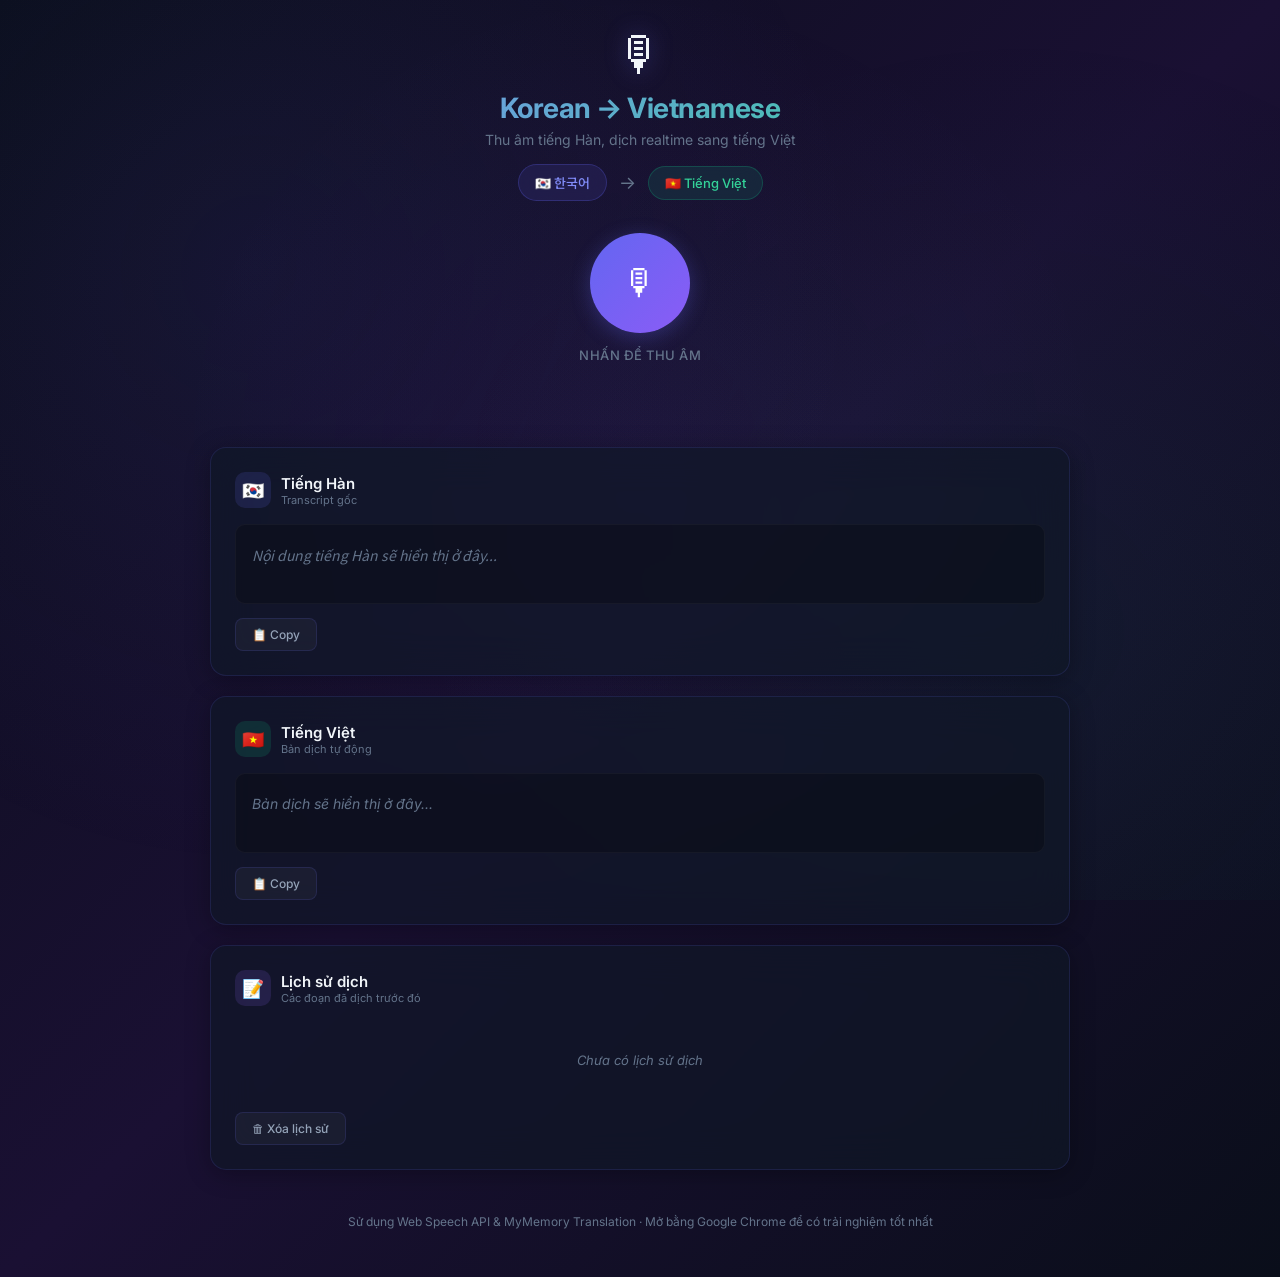
<file: index.html>
<!DOCTYPE html>
<html lang="vi">
<head>
  <meta charset="UTF-8">
  <meta name="viewport" content="width=device-width, initial-scale=1.0">
  <meta name="description" content="Ứng dụng thu âm tiếng Hàn và dịch realtime sang tiếng Việt">
  <title>Korean → Vietnamese Translator</title>
  <link rel="stylesheet" href="style.css">
  <link rel="icon" href="data:image/svg+xml,<svg xmlns=%22http://www.w3.org/2000/svg%22 viewBox=%220 0 100 100%22><text y=%22.9em%22 font-size=%2290%22>🇰🇷</text></svg>">
</head>
<body>

  <div class="container">
    <!-- Header -->
    <header class="header">
      <span class="header__icon">🎙</span>
      <h1 class="header__title">Korean → Vietnamese</h1>
      <p class="header__subtitle">Thu âm tiếng Hàn, dịch realtime sang tiếng Việt</p>
      <div class="header__langs">
        <span class="lang-badge lang-badge--ko">🇰🇷 한국어</span>
        <span class="lang-arrow">→</span>
        <span class="lang-badge lang-badge--vi">🇻🇳 Tiếng Việt</span>
      </div>
    </header>

    <!-- Error Banner -->
    <div class="error-banner" id="errorBanner">
      <span>⚠️</span>
      <span id="errorMessage"></span>
      <button class="error-banner__close" id="errorClose">✕</button>
    </div>

    <!-- Record Button -->
    <section class="record-section">
      <button class="record-btn" id="recordBtn" aria-label="Thu âm">
        <span id="recordIcon">🎙</span>
      </button>
      <div class="record-status" id="recordStatus">Nhấn để thu âm</div>
      <div class="visualizer" id="visualizer"></div>
    </section>

    <!-- Korean Transcript -->
    <div class="card">
      <div class="card__header">
        <div class="card__icon card__icon--ko">🇰🇷</div>
        <div>
          <div class="card__title">Tiếng Hàn</div>
          <div class="card__subtitle">Transcript gốc</div>
        </div>
      </div>
      <div class="transcript transcript--ko" id="koreanText">
        <span class="placeholder">Nội dung tiếng Hàn sẽ hiển thị ở đây...</span>
      </div>
      <div class="actions">
        <button class="btn-action" id="copyKoreanBtn">📋 Copy</button>
      </div>
    </div>

    <!-- Vietnamese Translation -->
    <div class="card">
      <div class="card__header">
        <div class="card__icon card__icon--vi">🇻🇳</div>
        <div>
          <div class="card__title">Tiếng Việt</div>
          <div class="card__subtitle">Bản dịch tự động</div>
        </div>
      </div>
      <div class="transcript transcript--vi" id="vietnameseText">
        <span class="placeholder">Bản dịch sẽ hiển thị ở đây...</span>
      </div>
      <div class="actions">
        <button class="btn-action" id="copyVietnameseBtn">📋 Copy</button>
      </div>
    </div>

    <!-- History -->
    <div class="card">
      <div class="card__header">
        <div class="card__icon card__icon--history">📝</div>
        <div>
          <div class="card__title">Lịch sử dịch</div>
          <div class="card__subtitle">Các đoạn đã dịch trước đó</div>
        </div>
      </div>
      <div class="history-list" id="historyList">
        <div class="history-empty">Chưa có lịch sử dịch</div>
      </div>
      <div class="actions">
        <button class="btn-action btn-action--danger" id="clearHistoryBtn">🗑 Xóa lịch sử</button>
      </div>
    </div>

    <!-- Footer -->
    <footer class="footer">
      Sử dụng Web Speech API & MyMemory Translation · Mở bằng Google Chrome để có trải nghiệm tốt nhất
    </footer>
  </div>

  <script src="script.js"></script>
</body>
</html>
</file>
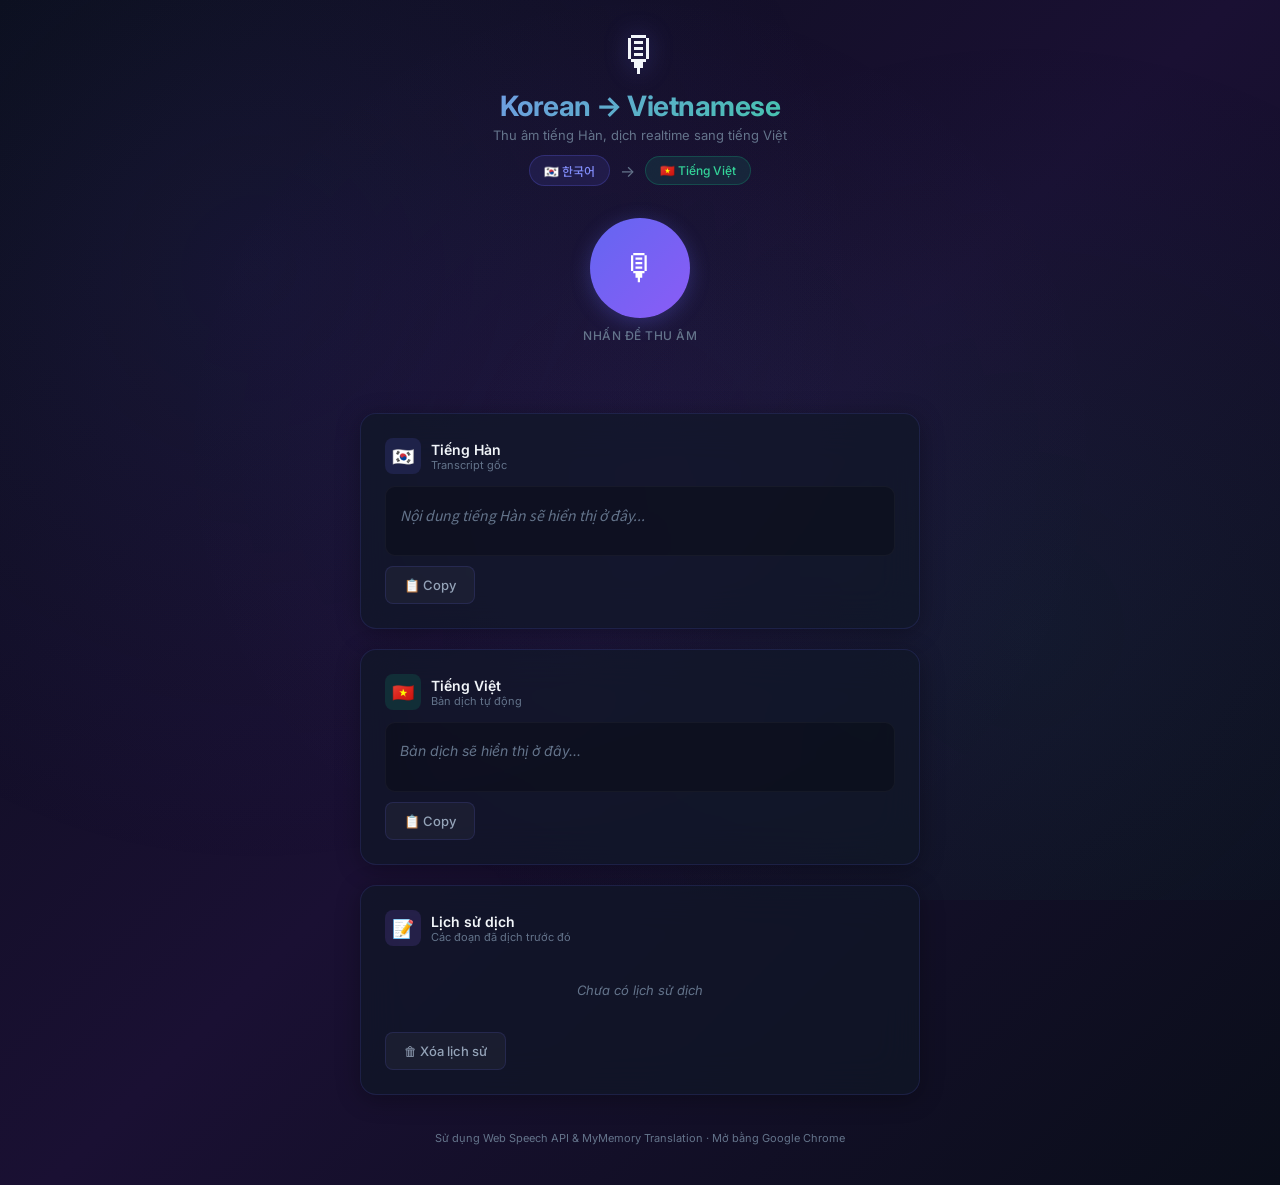
<file: static/index.html>
<!DOCTYPE html>
<html lang="vi">
<head>
  <meta charset="UTF-8">
  <meta name="viewport" content="width=device-width, initial-scale=1.0, maximum-scale=1.0, user-scalable=no">
  <meta name="description" content="Ứng dụng thu âm tiếng Hàn và dịch realtime sang tiếng Việt">
  <meta name="apple-mobile-web-app-capable" content="yes">
  <meta name="apple-mobile-web-app-status-bar-style" content="black-translucent">
  <meta name="theme-color" content="#0a0e1a">
  <title>Korean → Vietnamese Translator</title>
  <link rel="stylesheet" href="style.css">
  <link rel="icon" href="data:image/svg+xml,<svg xmlns=%22http://www.w3.org/2000/svg%22 viewBox=%220 0 100 100%22><text y=%22.9em%22 font-size=%2290%22>🇰🇷</text></svg>">
</head>
<body>

  <div class="container">
    <!-- Header -->
    <header class="header">
      <span class="header__icon">🎙</span>
      <h1 class="header__title">Korean → Vietnamese</h1>
      <p class="header__subtitle">Thu âm tiếng Hàn, dịch realtime sang tiếng Việt</p>
      <div class="header__langs">
        <span class="lang-badge lang-badge--ko">🇰🇷 한국어</span>
        <span class="lang-arrow">→</span>
        <span class="lang-badge lang-badge--vi">🇻🇳 Tiếng Việt</span>
      </div>
    </header>

    <!-- Error Banner -->
    <div class="error-banner" id="errorBanner">
      <span>⚠️</span>
      <span id="errorMessage"></span>
      <button class="error-banner__close" id="errorClose">✕</button>
    </div>

    <!-- Record Button -->
    <section class="record-section">
      <button class="record-btn" id="recordBtn" aria-label="Thu âm">
        <span id="recordIcon">🎙</span>
      </button>
      <div class="record-status" id="recordStatus">Nhấn để thu âm</div>
      <div class="visualizer" id="visualizer"></div>
    </section>

    <!-- Korean Transcript -->
    <div class="card">
      <div class="card__header">
        <div class="card__icon card__icon--ko">🇰🇷</div>
        <div>
          <div class="card__title">Tiếng Hàn</div>
          <div class="card__subtitle">Transcript gốc</div>
        </div>
      </div>
      <div class="transcript transcript--ko" id="koreanText">
        <span class="placeholder">Nội dung tiếng Hàn sẽ hiển thị ở đây...</span>
      </div>
      <div class="actions">
        <button class="btn-action" id="copyKoreanBtn">📋 Copy</button>
      </div>
    </div>

    <!-- Vietnamese Translation -->
    <div class="card">
      <div class="card__header">
        <div class="card__icon card__icon--vi">🇻🇳</div>
        <div>
          <div class="card__title">Tiếng Việt</div>
          <div class="card__subtitle">Bản dịch tự động</div>
        </div>
      </div>
      <div class="transcript transcript--vi" id="vietnameseText">
        <span class="placeholder">Bản dịch sẽ hiển thị ở đây...</span>
      </div>
      <div class="actions">
        <button class="btn-action" id="copyVietnameseBtn">📋 Copy</button>
      </div>
    </div>

    <!-- History -->
    <div class="card">
      <div class="card__header">
        <div class="card__icon card__icon--history">📝</div>
        <div>
          <div class="card__title">Lịch sử dịch</div>
          <div class="card__subtitle">Các đoạn đã dịch trước đó</div>
        </div>
      </div>
      <div class="history-list" id="historyList">
        <div class="history-empty">Chưa có lịch sử dịch</div>
      </div>
      <div class="actions">
        <button class="btn-action btn-action--danger" id="clearHistoryBtn">🗑 Xóa lịch sử</button>
      </div>
    </div>

    <!-- Footer -->
    <footer class="footer">
      Sử dụng Web Speech API & MyMemory Translation · Mở bằng Google Chrome
    </footer>
  </div>

  <script src="script.js"></script>
</body>
</html>
</file>
<file: style.css>
@import url('https://fonts.googleapis.com/css2?family=Inter:wght@300;400;500;600;700&family=Noto+Sans+KR:wght@300;400;500;700&display=swap');

* {
  margin: 0;
  padding: 0;
  box-sizing: border-box;
}

:root {
  --bg-primary: #0a0e1a;
  --bg-secondary: #111827;
  --bg-card: rgba(17, 24, 39, 0.7);
  --bg-card-hover: rgba(30, 41, 59, 0.8);
  --border-color: rgba(99, 102, 241, 0.15);
  --border-glow: rgba(99, 102, 241, 0.4);
  --text-primary: #f1f5f9;
  --text-secondary: #94a3b8;
  --text-muted: #64748b;
  --accent-korean: #6366f1;
  --accent-korean-light: #818cf8;
  --accent-viet: #10b981;
  --accent-viet-light: #34d399;
  --accent-red: #ef4444;
  --accent-red-light: #f87171;
  --gradient-korean: linear-gradient(135deg, #6366f1, #8b5cf6);
  --gradient-viet: linear-gradient(135deg, #10b981, #06b6d4);
  --gradient-bg: linear-gradient(135deg, #0a0e1a 0%, #1a1033 50%, #0a0e1a 100%);
  --shadow-glow: 0 0 30px rgba(99, 102, 241, 0.15);
  --shadow-card: 0 4px 24px rgba(0, 0, 0, 0.3);
  --radius: 16px;
  --radius-sm: 10px;
}

html {
  scroll-behavior: smooth;
}

body {
  font-family: 'Inter', 'Noto Sans KR', sans-serif;
  background: var(--gradient-bg);
  color: var(--text-primary);
  min-height: 100vh;
  overflow-x: hidden;
}

/* Animated background particles */
body::before {
  content: '';
  position: fixed;
  top: 0;
  left: 0;
  width: 100%;
  height: 100%;
  background: 
    radial-gradient(circle at 20% 30%, rgba(99, 102, 241, 0.08) 0%, transparent 50%),
    radial-gradient(circle at 80% 70%, rgba(16, 185, 129, 0.06) 0%, transparent 50%),
    radial-gradient(circle at 50% 50%, rgba(139, 92, 246, 0.04) 0%, transparent 60%);
  pointer-events: none;
  z-index: 0;
}

.container {
  max-width: 900px;
  margin: 0 auto;
  padding: 24px 20px;
  position: relative;
  z-index: 1;
}

/* Header */
.header {
  text-align: center;
  margin-bottom: 32px;
  animation: fadeInDown 0.6s ease-out;
}

.header__icon {
  font-size: 48px;
  margin-bottom: 8px;
  display: block;
  filter: drop-shadow(0 0 12px rgba(99, 102, 241, 0.4));
}

.header__title {
  font-size: 28px;
  font-weight: 700;
  background: linear-gradient(135deg, var(--accent-korean-light), var(--accent-viet-light));
  -webkit-background-clip: text;
  -webkit-text-fill-color: transparent;
  background-clip: text;
  letter-spacing: -0.5px;
}

.header__subtitle {
  font-size: 14px;
  color: var(--text-muted);
  margin-top: 6px;
  font-weight: 400;
}

.header__langs {
  display: flex;
  align-items: center;
  justify-content: center;
  gap: 12px;
  margin-top: 16px;
}

.lang-badge {
  display: flex;
  align-items: center;
  gap: 6px;
  padding: 8px 16px;
  border-radius: 50px;
  font-size: 13px;
  font-weight: 500;
  border: 1px solid var(--border-color);
  backdrop-filter: blur(10px);
}

.lang-badge--ko {
  background: rgba(99, 102, 241, 0.12);
  border-color: rgba(99, 102, 241, 0.25);
  color: var(--accent-korean-light);
}

.lang-badge--vi {
  background: rgba(16, 185, 129, 0.12);
  border-color: rgba(16, 185, 129, 0.25);
  color: var(--accent-viet-light);
}

.lang-arrow {
  color: var(--text-muted);
  font-size: 18px;
}

/* Record Section */
.record-section {
  display: flex;
  flex-direction: column;
  align-items: center;
  margin-bottom: 32px;
  animation: fadeInUp 0.6s ease-out 0.1s both;
}

.record-btn {
  width: 100px;
  height: 100px;
  border-radius: 50%;
  border: none;
  background: var(--gradient-korean);
  color: white;
  font-size: 36px;
  cursor: pointer;
  display: flex;
  align-items: center;
  justify-content: center;
  position: relative;
  transition: all 0.3s ease;
  box-shadow: 0 4px 20px rgba(99, 102, 241, 0.3);
}

.record-btn:hover {
  transform: scale(1.08);
  box-shadow: 0 6px 30px rgba(99, 102, 241, 0.45);
}

.record-btn:active {
  transform: scale(0.96);
}

.record-btn.recording {
  background: linear-gradient(135deg, var(--accent-red), #dc2626);
  box-shadow: 0 4px 20px rgba(239, 68, 68, 0.4);
}

.record-btn.recording:hover {
  box-shadow: 0 6px 30px rgba(239, 68, 68, 0.55);
}

/* Pulse animation */
.record-btn::before,
.record-btn::after {
  content: '';
  position: absolute;
  width: 100%;
  height: 100%;
  border-radius: 50%;
  border: 2px solid var(--accent-korean);
  opacity: 0;
  pointer-events: none;
}

.record-btn.recording::before,
.record-btn.recording::after {
  border-color: var(--accent-red);
  animation: pulse-ring 1.5s ease-out infinite;
}

.record-btn.recording::after {
  animation-delay: 0.5s;
}

@keyframes pulse-ring {
  0% {
    opacity: 0.6;
    transform: scale(1);
  }
  100% {
    opacity: 0;
    transform: scale(1.8);
  }
}

.record-status {
  margin-top: 14px;
  font-size: 13px;
  color: var(--text-muted);
  font-weight: 500;
  letter-spacing: 0.5px;
  text-transform: uppercase;
  transition: color 0.3s;
}

.record-status.active {
  color: var(--accent-red-light);
}

/* Visualizer */
.visualizer {
  width: 200px;
  height: 40px;
  margin-top: 12px;
  display: flex;
  align-items: center;
  justify-content: center;
  gap: 3px;
  opacity: 0;
  transition: opacity 0.3s;
}

.visualizer.active {
  opacity: 1;
}

.visualizer__bar {
  width: 3px;
  height: 8px;
  background: var(--accent-red-light);
  border-radius: 2px;
  transition: height 0.1s ease;
}

/* Cards */
.card {
  background: var(--bg-card);
  border: 1px solid var(--border-color);
  border-radius: var(--radius);
  padding: 24px;
  margin-bottom: 20px;
  backdrop-filter: blur(20px);
  box-shadow: var(--shadow-card);
  transition: all 0.3s ease;
  animation: fadeInUp 0.5s ease-out both;
}

.card:nth-child(2) { animation-delay: 0.15s; }
.card:nth-child(3) { animation-delay: 0.25s; }

.card:hover {
  border-color: var(--border-glow);
  box-shadow: var(--shadow-glow);
}

.card__header {
  display: flex;
  align-items: center;
  gap: 10px;
  margin-bottom: 16px;
}

.card__icon {
  width: 36px;
  height: 36px;
  border-radius: var(--radius-sm);
  display: flex;
  align-items: center;
  justify-content: center;
  font-size: 18px;
  flex-shrink: 0;
}

.card__icon--ko {
  background: rgba(99, 102, 241, 0.15);
}

.card__icon--vi {
  background: rgba(16, 185, 129, 0.15);
}

.card__icon--history {
  background: rgba(139, 92, 246, 0.15);
}

.card__title {
  font-size: 15px;
  font-weight: 600;
  color: var(--text-primary);
}

.card__subtitle {
  font-size: 11px;
  color: var(--text-muted);
  font-weight: 400;
}

/* Transcript area */
.transcript {
  min-height: 80px;
  padding: 16px;
  background: rgba(0, 0, 0, 0.25);
  border-radius: var(--radius-sm);
  border: 1px solid rgba(255, 255, 255, 0.04);
  font-size: 16px;
  line-height: 1.7;
  color: var(--text-primary);
  position: relative;
}

.transcript--ko {
  font-family: 'Noto Sans KR', sans-serif;
}

.transcript--vi {
  font-family: 'Inter', sans-serif;
}

.transcript .interim {
  color: var(--text-muted);
  font-style: italic;
}

.transcript .placeholder {
  color: var(--text-muted);
  font-size: 14px;
  font-style: italic;
}

.transcript .loading {
  display: inline-flex;
  align-items: center;
  gap: 6px;
  color: var(--accent-viet-light);
  font-size: 14px;
}

.transcript .loading-dots {
  display: inline-flex;
  gap: 3px;
}

.transcript .loading-dots span {
  width: 5px;
  height: 5px;
  background: var(--accent-viet);
  border-radius: 50%;
  animation: bounce-dot 1.2s ease-in-out infinite;
}

.transcript .loading-dots span:nth-child(2) { animation-delay: 0.2s; }
.transcript .loading-dots span:nth-child(3) { animation-delay: 0.4s; }

@keyframes bounce-dot {
  0%, 80%, 100% { transform: scale(0.6); opacity: 0.4; }
  40% { transform: scale(1); opacity: 1; }
}

/* History Section */
.history-list {
  max-height: 400px;
  overflow-y: auto;
  scrollbar-width: thin;
  scrollbar-color: rgba(99, 102, 241, 0.2) transparent;
}

.history-list::-webkit-scrollbar {
  width: 5px;
}

.history-list::-webkit-scrollbar-track {
  background: transparent;
}

.history-list::-webkit-scrollbar-thumb {
  background: rgba(99, 102, 241, 0.2);
  border-radius: 4px;
}

.history-item {
  padding: 14px 16px;
  border-radius: var(--radius-sm);
  background: rgba(0, 0, 0, 0.2);
  border: 1px solid rgba(255, 255, 255, 0.03);
  margin-bottom: 10px;
  transition: all 0.2s;
  animation: fadeIn 0.3s ease-out;
}

.history-item:hover {
  background: rgba(0, 0, 0, 0.3);
  border-color: rgba(255, 255, 255, 0.06);
}

.history-item__ko {
  font-family: 'Noto Sans KR', sans-serif;
  font-size: 14px;
  color: var(--accent-korean-light);
  margin-bottom: 6px;
  line-height: 1.5;
}

.history-item__vi {
  font-size: 14px;
  color: var(--accent-viet-light);
  line-height: 1.5;
}

.history-item__time {
  font-size: 11px;
  color: var(--text-muted);
  margin-top: 6px;
}

.history-empty {
  text-align: center;
  color: var(--text-muted);
  font-size: 13px;
  padding: 30px 0;
  font-style: italic;
}

/* Actions */
.actions {
  display: flex;
  gap: 10px;
  margin-top: 14px;
}

.btn-action {
  padding: 8px 16px;
  border-radius: 8px;
  border: 1px solid var(--border-color);
  background: rgba(255, 255, 255, 0.04);
  color: var(--text-secondary);
  font-size: 12px;
  font-weight: 500;
  cursor: pointer;
  transition: all 0.2s;
  font-family: 'Inter', sans-serif;
}

.btn-action:hover {
  background: rgba(255, 255, 255, 0.08);
  color: var(--text-primary);
  border-color: rgba(255, 255, 255, 0.15);
}

.btn-action--danger:hover {
  border-color: rgba(239, 68, 68, 0.3);
  color: var(--accent-red-light);
}

/* Error Banner */
.error-banner {
  background: rgba(239, 68, 68, 0.1);
  border: 1px solid rgba(239, 68, 68, 0.25);
  border-radius: var(--radius-sm);
  padding: 14px 18px;
  margin-bottom: 20px;
  color: var(--accent-red-light);
  font-size: 13px;
  display: none;
  align-items: center;
  gap: 10px;
  animation: fadeIn 0.3s ease-out;
}

.error-banner.show {
  display: flex;
}

.error-banner__close {
  margin-left: auto;
  background: none;
  border: none;
  color: var(--accent-red-light);
  cursor: pointer;
  font-size: 16px;
  opacity: 0.6;
  transition: opacity 0.2s;
}

.error-banner__close:hover {
  opacity: 1;
}

/* Footer */
.footer {
  text-align: center;
  padding: 24px 0;
  color: var(--text-muted);
  font-size: 12px;
}

.footer a {
  color: var(--accent-korean-light);
  text-decoration: none;
}

/* Animations */
@keyframes fadeInDown {
  from { opacity: 0; transform: translateY(-20px); }
  to { opacity: 1; transform: translateY(0); }
}

@keyframes fadeInUp {
  from { opacity: 0; transform: translateY(20px); }
  to { opacity: 1; transform: translateY(0); }
}

@keyframes fadeIn {
  from { opacity: 0; }
  to { opacity: 1; }
}

/* Responsive */
@media (max-width: 600px) {
  .container {
    padding: 16px 14px;
  }
  
  .header__title {
    font-size: 22px;
  }
  
  .record-btn {
    width: 84px;
    height: 84px;
    font-size: 30px;
  }
  
  .card {
    padding: 18px;
  }
  
  .transcript {
    font-size: 15px;
    min-height: 60px;
    padding: 12px;
  }
}
</file>
<file: static/style.css>
@import url('https://fonts.googleapis.com/css2?family=Inter:wght@300;400;500;600;700&family=Noto+Sans+KR:wght@300;400;500;700&display=swap');

* {
  margin: 0;
  padding: 0;
  box-sizing: border-box;
}

:root {
  --bg-primary: #0a0e1a;
  --bg-secondary: #111827;
  --bg-card: rgba(17, 24, 39, 0.7);
  --bg-card-hover: rgba(30, 41, 59, 0.8);
  --border-color: rgba(99, 102, 241, 0.15);
  --border-glow: rgba(99, 102, 241, 0.4);
  --text-primary: #f1f5f9;
  --text-secondary: #94a3b8;
  --text-muted: #64748b;
  --accent-korean: #6366f1;
  --accent-korean-light: #818cf8;
  --accent-viet: #10b981;
  --accent-viet-light: #34d399;
  --accent-red: #ef4444;
  --accent-red-light: #f87171;
  --gradient-korean: linear-gradient(135deg, #6366f1, #8b5cf6);
  --gradient-viet: linear-gradient(135deg, #10b981, #06b6d4);
  --gradient-bg: linear-gradient(135deg, #0a0e1a 0%, #1a1033 50%, #0a0e1a 100%);
  --shadow-glow: 0 0 30px rgba(99, 102, 241, 0.15);
  --shadow-card: 0 4px 24px rgba(0, 0, 0, 0.3);
  --radius: 16px;
  --radius-sm: 10px;
  --safe-bottom: env(safe-area-inset-bottom, 0px);
}

html {
  scroll-behavior: smooth;
  -webkit-text-size-adjust: 100%;
}

body {
  font-family: 'Inter', 'Noto Sans KR', sans-serif;
  background: var(--gradient-bg);
  color: var(--text-primary);
  min-height: 100vh;
  min-height: 100dvh;
  overflow-x: hidden;
  -webkit-tap-highlight-color: transparent;
}

/* Animated background */
body::before {
  content: '';
  position: fixed;
  top: 0;
  left: 0;
  width: 100%;
  height: 100%;
  background: 
    radial-gradient(circle at 20% 30%, rgba(99, 102, 241, 0.08) 0%, transparent 50%),
    radial-gradient(circle at 80% 70%, rgba(16, 185, 129, 0.06) 0%, transparent 50%),
    radial-gradient(circle at 50% 50%, rgba(139, 92, 246, 0.04) 0%, transparent 60%);
  pointer-events: none;
  z-index: 0;
}

.container {
  max-width: 600px;
  margin: 0 auto;
  padding: 16px 16px calc(16px + var(--safe-bottom));
  position: relative;
  z-index: 1;
}

/* Header */
.header {
  text-align: center;
  margin-bottom: 20px;
  animation: fadeInDown 0.6s ease-out;
}

.header__icon {
  font-size: 40px;
  margin-bottom: 6px;
  display: block;
  filter: drop-shadow(0 0 12px rgba(99, 102, 241, 0.4));
}

.header__title {
  font-size: 24px;
  font-weight: 700;
  background: linear-gradient(135deg, var(--accent-korean-light), var(--accent-viet-light));
  -webkit-background-clip: text;
  -webkit-text-fill-color: transparent;
  background-clip: text;
  letter-spacing: -0.5px;
}

.header__subtitle {
  font-size: 13px;
  color: var(--text-muted);
  margin-top: 4px;
  font-weight: 400;
}

.header__langs {
  display: flex;
  align-items: center;
  justify-content: center;
  gap: 10px;
  margin-top: 12px;
}

.lang-badge {
  display: flex;
  align-items: center;
  gap: 5px;
  padding: 6px 14px;
  border-radius: 50px;
  font-size: 12px;
  font-weight: 500;
  border: 1px solid var(--border-color);
  backdrop-filter: blur(10px);
}

.lang-badge--ko {
  background: rgba(99, 102, 241, 0.12);
  border-color: rgba(99, 102, 241, 0.25);
  color: var(--accent-korean-light);
}

.lang-badge--vi {
  background: rgba(16, 185, 129, 0.12);
  border-color: rgba(16, 185, 129, 0.25);
  color: var(--accent-viet-light);
}

.lang-arrow {
  color: var(--text-muted);
  font-size: 16px;
}

/* Record Section */
.record-section {
  display: flex;
  flex-direction: column;
  align-items: center;
  margin-bottom: 24px;
  animation: fadeInUp 0.6s ease-out 0.1s both;
}

.record-btn {
  width: 88px;
  height: 88px;
  border-radius: 50%;
  border: none;
  background: var(--gradient-korean);
  color: white;
  font-size: 32px;
  cursor: pointer;
  display: flex;
  align-items: center;
  justify-content: center;
  position: relative;
  transition: all 0.3s ease;
  box-shadow: 0 4px 20px rgba(99, 102, 241, 0.3);
  -webkit-tap-highlight-color: transparent;
  touch-action: manipulation;
}

.record-btn:hover {
  transform: scale(1.08);
  box-shadow: 0 6px 30px rgba(99, 102, 241, 0.45);
}

.record-btn:active {
  transform: scale(0.94);
}

.record-btn.recording {
  background: linear-gradient(135deg, var(--accent-red), #dc2626);
  box-shadow: 0 4px 20px rgba(239, 68, 68, 0.4);
}

.record-btn.recording:hover {
  box-shadow: 0 6px 30px rgba(239, 68, 68, 0.55);
}

/* Pulse animation */
.record-btn::before,
.record-btn::after {
  content: '';
  position: absolute;
  width: 100%;
  height: 100%;
  border-radius: 50%;
  border: 2px solid var(--accent-korean);
  opacity: 0;
  pointer-events: none;
}

.record-btn.recording::before,
.record-btn.recording::after {
  border-color: var(--accent-red);
  animation: pulse-ring 1.5s ease-out infinite;
}

.record-btn.recording::after {
  animation-delay: 0.5s;
}

@keyframes pulse-ring {
  0% { opacity: 0.6; transform: scale(1); }
  100% { opacity: 0; transform: scale(1.8); }
}

.record-status {
  margin-top: 10px;
  font-size: 12px;
  color: var(--text-muted);
  font-weight: 500;
  letter-spacing: 0.5px;
  text-transform: uppercase;
  transition: color 0.3s;
}

.record-status.active {
  color: var(--accent-red-light);
}

/* Visualizer */
.visualizer {
  width: 180px;
  height: 36px;
  margin-top: 10px;
  display: flex;
  align-items: center;
  justify-content: center;
  gap: 2px;
  opacity: 0;
  transition: opacity 0.3s;
}

.visualizer.active {
  opacity: 1;
}

.visualizer__bar {
  width: 3px;
  height: 6px;
  background: var(--accent-red-light);
  border-radius: 2px;
  transition: height 0.1s ease;
}

/* Cards */
.card {
  background: var(--bg-card);
  border: 1px solid var(--border-color);
  border-radius: var(--radius);
  padding: 16px;
  margin-bottom: 14px;
  backdrop-filter: blur(20px);
  -webkit-backdrop-filter: blur(20px);
  box-shadow: var(--shadow-card);
  transition: all 0.3s ease;
  animation: fadeInUp 0.5s ease-out both;
}

.card:nth-child(2) { animation-delay: 0.15s; }
.card:nth-child(3) { animation-delay: 0.25s; }

.card__header {
  display: flex;
  align-items: center;
  gap: 10px;
  margin-bottom: 12px;
}

.card__icon {
  width: 32px;
  height: 32px;
  border-radius: 8px;
  display: flex;
  align-items: center;
  justify-content: center;
  font-size: 16px;
  flex-shrink: 0;
}

.card__icon--ko { background: rgba(99, 102, 241, 0.15); }
.card__icon--vi { background: rgba(16, 185, 129, 0.15); }
.card__icon--history { background: rgba(139, 92, 246, 0.15); }

.card__title {
  font-size: 14px;
  font-weight: 600;
  color: var(--text-primary);
}

.card__subtitle {
  font-size: 11px;
  color: var(--text-muted);
  font-weight: 400;
}

/* Transcript area */
.transcript {
  min-height: 70px;
  padding: 14px;
  background: rgba(0, 0, 0, 0.25);
  border-radius: var(--radius-sm);
  border: 1px solid rgba(255, 255, 255, 0.04);
  font-size: 16px;
  line-height: 1.7;
  color: var(--text-primary);
  word-break: break-word;
}

.transcript--ko {
  font-family: 'Noto Sans KR', sans-serif;
}

.transcript--vi {
  font-family: 'Inter', sans-serif;
}

.transcript .interim {
  color: var(--text-muted);
  font-style: italic;
}

.transcript .placeholder {
  color: var(--text-muted);
  font-size: 14px;
  font-style: italic;
}

/* Actions */
.actions {
  display: flex;
  gap: 8px;
  margin-top: 10px;
}

.btn-action {
  padding: 10px 18px;
  border-radius: 8px;
  border: 1px solid var(--border-color);
  background: rgba(255, 255, 255, 0.04);
  color: var(--text-secondary);
  font-size: 13px;
  font-weight: 500;
  cursor: pointer;
  transition: all 0.2s;
  font-family: 'Inter', sans-serif;
  -webkit-tap-highlight-color: transparent;
  touch-action: manipulation;
}

.btn-action:active {
  background: rgba(255, 255, 255, 0.1);
  color: var(--text-primary);
}

.btn-action--danger:active {
  border-color: rgba(239, 68, 68, 0.3);
  color: var(--accent-red-light);
}

/* History */
.history-list {
  max-height: 350px;
  overflow-y: auto;
  -webkit-overflow-scrolling: touch;
  scrollbar-width: thin;
  scrollbar-color: rgba(99, 102, 241, 0.2) transparent;
}

.history-list::-webkit-scrollbar {
  width: 4px;
}

.history-list::-webkit-scrollbar-track {
  background: transparent;
}

.history-list::-webkit-scrollbar-thumb {
  background: rgba(99, 102, 241, 0.2);
  border-radius: 4px;
}

.history-item {
  padding: 12px 14px;
  border-radius: var(--radius-sm);
  background: rgba(0, 0, 0, 0.2);
  border: 1px solid rgba(255, 255, 255, 0.03);
  margin-bottom: 8px;
  animation: fadeIn 0.3s ease-out;
}

.history-item__ko {
  font-family: 'Noto Sans KR', sans-serif;
  font-size: 14px;
  color: var(--accent-korean-light);
  margin-bottom: 4px;
  line-height: 1.5;
  word-break: break-word;
}

.history-item__vi {
  font-size: 14px;
  color: var(--accent-viet-light);
  line-height: 1.5;
  word-break: break-word;
}

.history-item__time {
  font-size: 11px;
  color: var(--text-muted);
  margin-top: 4px;
}

.history-empty {
  text-align: center;
  color: var(--text-muted);
  font-size: 13px;
  padding: 24px 0;
  font-style: italic;
}

/* Error Banner */
.error-banner {
  background: rgba(239, 68, 68, 0.1);
  border: 1px solid rgba(239, 68, 68, 0.25);
  border-radius: var(--radius-sm);
  padding: 12px 14px;
  margin-bottom: 16px;
  color: var(--accent-red-light);
  font-size: 13px;
  display: none;
  align-items: center;
  gap: 8px;
  animation: fadeIn 0.3s ease-out;
}

.error-banner.show {
  display: flex;
}

.error-banner__close {
  margin-left: auto;
  background: none;
  border: none;
  color: var(--accent-red-light);
  cursor: pointer;
  font-size: 18px;
  padding: 4px 8px;
  opacity: 0.6;
  -webkit-tap-highlight-color: transparent;
}

/* Footer */
.footer {
  text-align: center;
  padding: 16px 0;
  color: var(--text-muted);
  font-size: 11px;
}

/* Animations */
@keyframes fadeInDown {
  from { opacity: 0; transform: translateY(-20px); }
  to { opacity: 1; transform: translateY(0); }
}

@keyframes fadeInUp {
  from { opacity: 0; transform: translateY(20px); }
  to { opacity: 1; transform: translateY(0); }
}

@keyframes fadeIn {
  from { opacity: 0; }
  to { opacity: 1; }
}

/* Desktop enhancement */
@media (min-width: 601px) {
  .container {
    padding: 24px 20px;
  }

  .header__icon { font-size: 48px; }
  .header__title { font-size: 28px; }
  .header { margin-bottom: 32px; }

  .record-btn {
    width: 100px;
    height: 100px;
    font-size: 36px;
  }

  .card {
    padding: 24px;
    margin-bottom: 20px;
  }

  .card__icon {
    width: 36px;
    height: 36px;
    font-size: 18px;
  }

  .btn-action:hover {
    background: rgba(255, 255, 255, 0.08);
    color: var(--text-primary);
    border-color: rgba(255, 255, 255, 0.15);
  }

  .card:hover {
    border-color: var(--border-glow);
    box-shadow: var(--shadow-glow);
  }
}
</file>
